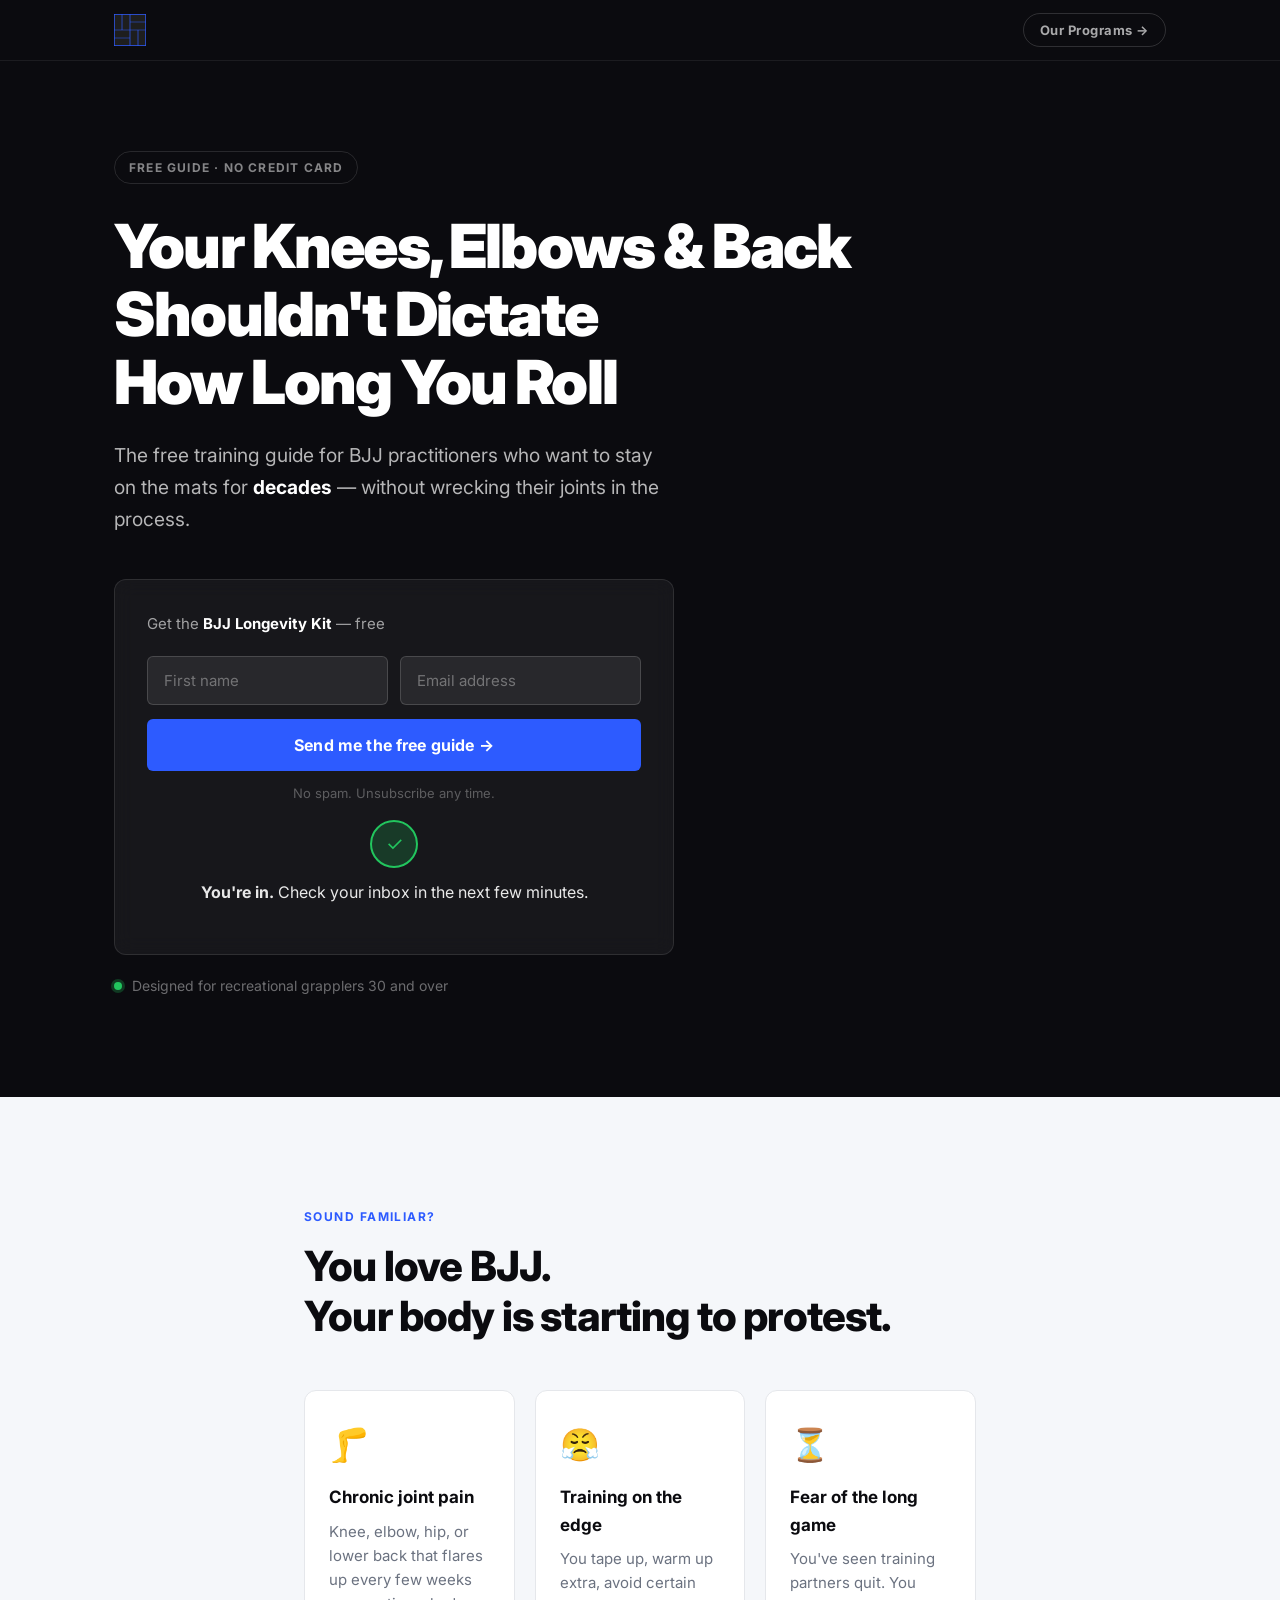
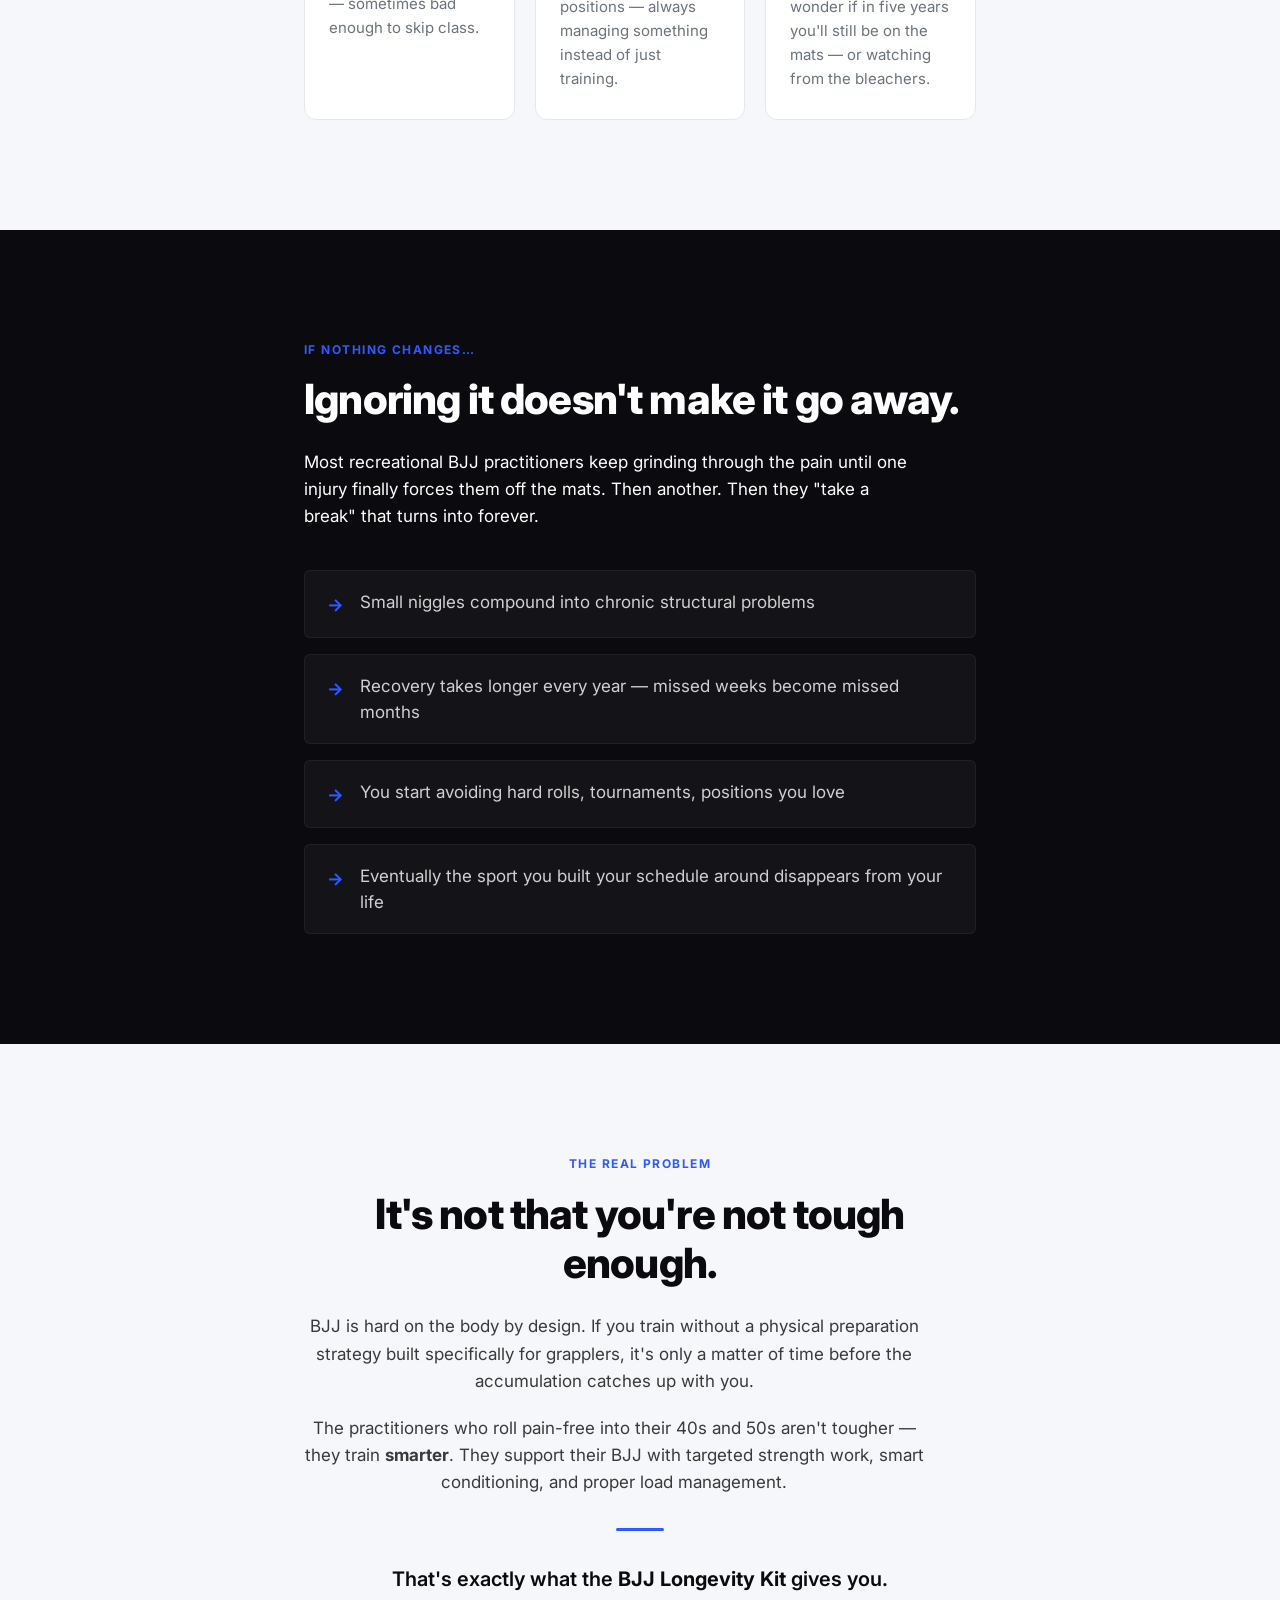
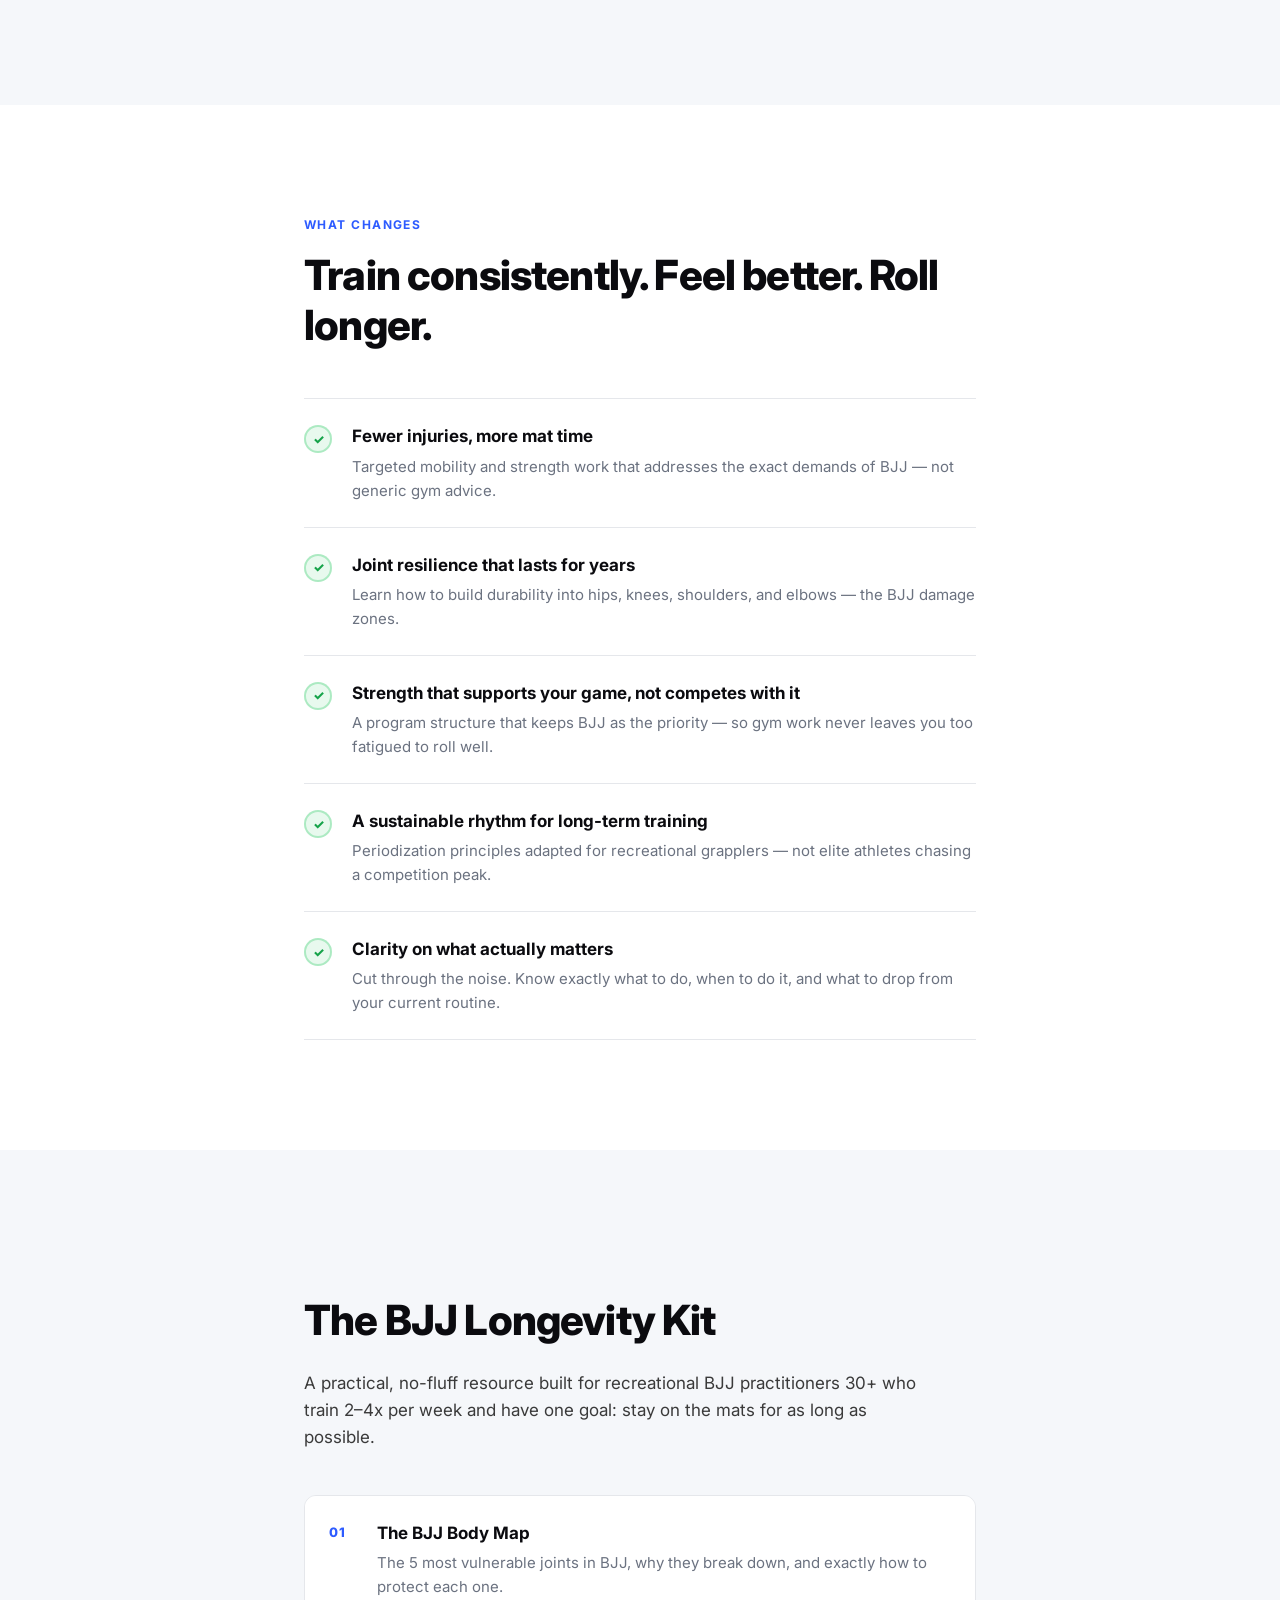
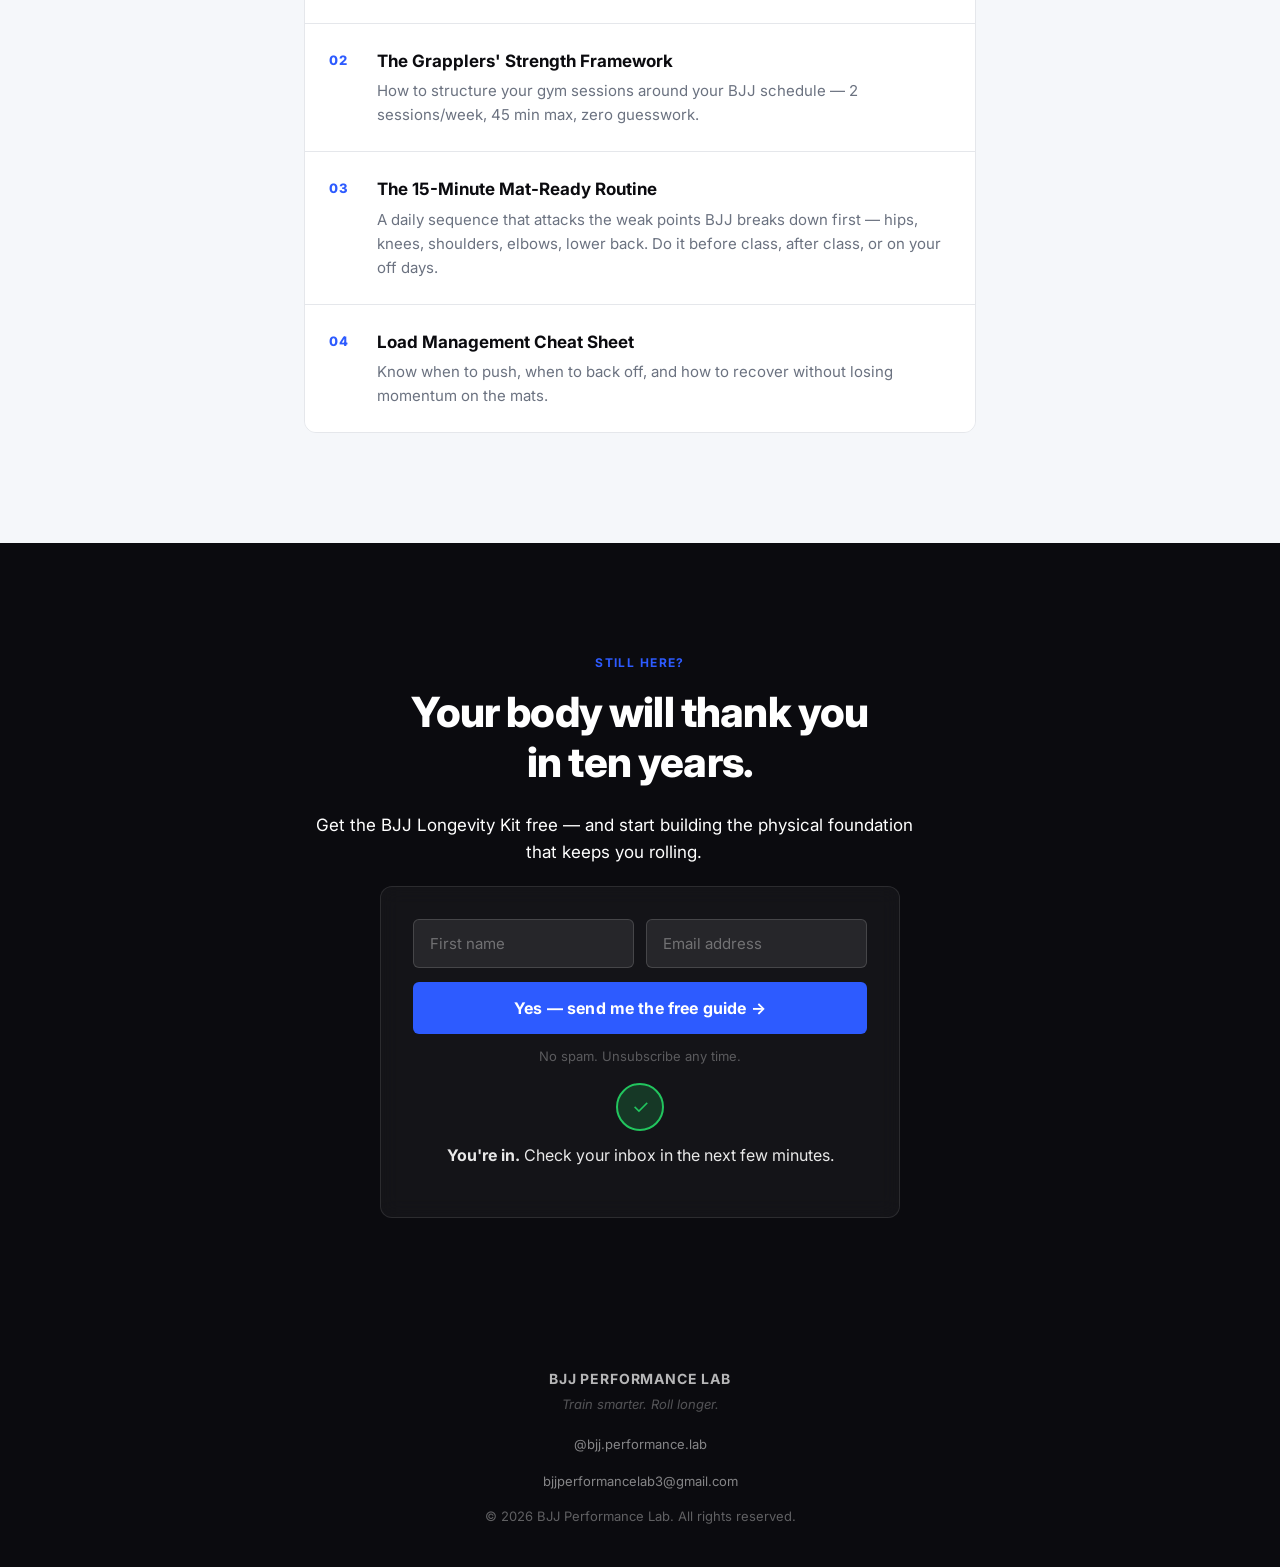
<file: index.html>
<!DOCTYPE html>
<html lang="en">
<head>
  <meta charset="UTF-8" />
  <meta name="viewport" content="width=device-width, initial-scale=1.0" />
  <title>BJJ Longevity Kit — Train Smarter, Roll Longer</title>
  <meta name="description" content="Free guide for BJJ practitioners 30+: a 15-minute routine that targets the weak points BJJ breaks down first — so you can stay on the mats for years." />
  <meta name="robots" content="index, follow" />
  <meta property="og:title" content="BJJ Longevity Kit — Train Smarter, Roll Longer" />
  <meta property="og:description" content="Free guide for grapplers who want to train pain-free for years, not months." />
  <meta property="og:type" content="website" />
  <meta property="og:url" content="https://humadro.github.io/bjj-performance-lab/" />
  <link rel="icon" type="image/svg+xml" href="logo.svg" />
  <link rel="preconnect" href="https://fonts.googleapis.com" />
  <link rel="preconnect" href="https://fonts.gstatic.com" crossorigin />
  <link href="https://fonts.googleapis.com/css2?family=Inter:wght@400;500;600;700;800;900&display=swap" rel="stylesheet" />
  <link rel="stylesheet" href="styles.css" />
</head>
<body>

  <!-- ═══════════════════════════════════════════
       NAV
  ═══════════════════════════════════════════ -->
  <nav class="site-nav">
    <div class="container site-nav__inner">
      <a href="index.html" class="site-nav__logo">
        <img src="logo.svg" alt="BJJ Performance Lab" class="site-nav__logo-img" />
      </a>
      <a href="programs.html" class="site-nav__pill">Our Programs →</a>
    </div>
  </nav>

  <!-- ═══════════════════════════════════════════
       HERO
  ═══════════════════════════════════════════ -->
  <section class="hero">
    <div class="container">
      <div class="hero__badge fade-in">Free Guide · No credit card</div>

      <h1 class="hero__headline fade-in delay-1">
        Your Knees, Elbows &amp; Back<br class="br-desktop" />
        Shouldn't Dictate<br class="br-desktop" />
        How Long You Roll
      </h1>

      <p class="hero__sub fade-in delay-2">
        The free training guide for BJJ practitioners who want to stay on the mats
        for <strong>decades</strong> — without wrecking their joints in the process.
      </p>

      <div class="opt-in-box fade-in delay-3" id="hero-form">
        <p class="opt-in-box__label">Get the <strong>BJJ Longevity Kit</strong> — free</p>
        <form class="opt-in-form" data-form="hero" novalidate>
          <div class="form-row">
            <input type="text" name="name" placeholder="First name" required autocomplete="given-name" />
            <input type="email" name="email" placeholder="Email address" required autocomplete="email" />
          </div>
          <button type="submit" class="btn btn--primary btn--full">
            Send me the free guide →
          </button>
          <p class="opt-in-box__disclaimer">No spam. Unsubscribe any time.</p>
        </form>
        <div class="form-success" hidden>
          <span class="form-success__icon">✓</span>
          <p><strong>You're in.</strong> Check your inbox in the next few minutes.</p>
        </div>
      </div>

      <div class="hero__proof fade-in delay-4">
        <span class="proof-dot"></span>
        <span>Designed for recreational grapplers 30 and over</span>
      </div>
    </div>
  </section>

  <!-- ═══════════════════════════════════════════
       PROBLEM
  ═══════════════════════════════════════════ -->
  <section class="section section--light">
    <div class="container container--narrow">
      <div class="section__eyebrow reveal">Sound familiar?</div>
      <h2 class="section__title reveal">
        You love BJJ.<br />Your body is starting to protest.
      </h2>

      <div class="pain-grid">
        <div class="pain-card reveal">
          <div class="pain-card__icon">🦵</div>
          <h3>Chronic joint pain</h3>
          <p>Knee, elbow, hip, or lower back that flares up every few weeks — sometimes bad enough to skip class.</p>
        </div>
        <div class="pain-card reveal">
          <div class="pain-card__icon">😤</div>
          <h3>Training on the edge</h3>
          <p>You tape up, warm up extra, avoid certain positions — always managing something instead of just training.</p>
        </div>
        <div class="pain-card reveal">
          <div class="pain-card__icon">⏳</div>
          <h3>Fear of the long game</h3>
          <p>You've seen training partners quit. You wonder if in five years you'll still be on the mats — or watching from the bleachers.</p>
        </div>
      </div>
    </div>
  </section>

  <!-- ═══════════════════════════════════════════
       COST OF INACTION
  ═══════════════════════════════════════════ -->
  <section class="section section--dark">
    <div class="container container--narrow">
      <div class="section__eyebrow reveal">If nothing changes…</div>
      <h2 class="section__title reveal">
        Ignoring it doesn't make it go away.
      </h2>
      <p class="section__body reveal">
        Most recreational BJJ practitioners keep grinding through the pain until one injury finally forces them off the mats.
        Then another. Then they "take a break" that turns into forever.
      </p>

      <ul class="cost-list">
        <li class="cost-list__item reveal">
          <span class="cost-list__icon">→</span>
          Small niggles compound into chronic structural problems
        </li>
        <li class="cost-list__item reveal">
          <span class="cost-list__icon">→</span>
          Recovery takes longer every year — missed weeks become missed months
        </li>
        <li class="cost-list__item reveal">
          <span class="cost-list__icon">→</span>
          You start avoiding hard rolls, tournaments, positions you love
        </li>
        <li class="cost-list__item reveal">
          <span class="cost-list__icon">→</span>
          Eventually the sport you built your schedule around disappears from your life
        </li>
      </ul>
    </div>
  </section>

  <!-- ═══════════════════════════════════════════
       SOLUTION REFRAME
  ═══════════════════════════════════════════ -->
  <section class="section section--light">
    <div class="container container--narrow text-center">
      <div class="section__eyebrow reveal">The real problem</div>
      <h2 class="section__title reveal">
        It's not that you're not tough enough.
      </h2>
      <p class="section__body reveal">
        BJJ is hard on the body by design. If you train without a physical preparation strategy built specifically for grapplers,
        it's only a matter of time before the accumulation catches up with you.
      </p>
      <p class="section__body reveal">
        The practitioners who roll pain-free into their 40s and 50s aren't tougher — they train <strong>smarter</strong>.
        They support their BJJ with targeted strength work, smart conditioning, and proper load management.
      </p>
      <div class="divider reveal"></div>
      <p class="section__body--large reveal">
        That's exactly what the <strong>BJJ Longevity Kit</strong> gives you.
      </p>
    </div>
  </section>

  <!-- ═══════════════════════════════════════════
       BENEFITS
  ═══════════════════════════════════════════ -->
  <section class="section section--white">
    <div class="container container--narrow">
      <div class="section__eyebrow reveal">What changes</div>
      <h2 class="section__title reveal">
        Train consistently. Feel better. Roll longer.
      </h2>

      <ul class="benefit-list">
        <li class="benefit-list__item reveal">
          <span class="benefit-list__check">✓</span>
          <div>
            <strong>Fewer injuries, more mat time</strong>
            <p>Targeted mobility and strength work that addresses the exact demands of BJJ — not generic gym advice.</p>
          </div>
        </li>
        <li class="benefit-list__item reveal">
          <span class="benefit-list__check">✓</span>
          <div>
            <strong>Joint resilience that lasts for years</strong>
            <p>Learn how to build durability into hips, knees, shoulders, and elbows — the BJJ damage zones.</p>
          </div>
        </li>
        <li class="benefit-list__item reveal">
          <span class="benefit-list__check">✓</span>
          <div>
            <strong>Strength that supports your game, not competes with it</strong>
            <p>A program structure that keeps BJJ as the priority — so gym work never leaves you too fatigued to roll well.</p>
          </div>
        </li>
        <li class="benefit-list__item reveal">
          <span class="benefit-list__check">✓</span>
          <div>
            <strong>A sustainable rhythm for long-term training</strong>
            <p>Periodization principles adapted for recreational grapplers — not elite athletes chasing a competition peak.</p>
          </div>
        </li>
        <li class="benefit-list__item reveal">
          <span class="benefit-list__check">✓</span>
          <div>
            <strong>Clarity on what actually matters</strong>
            <p>Cut through the noise. Know exactly what to do, when to do it, and what to drop from your current routine.</p>
          </div>
        </li>
      </ul>
    </div>
  </section>

  <!-- ═══════════════════════════════════════════
       WHAT YOU GET
  ═══════════════════════════════════════════ -->
  <section class="section section--light">
    <div class="container container--narrow">
      <div class="section__eyebrow reveal">What you get</div>
      <h2 class="section__title reveal">The BJJ Longevity Kit</h2>
      <p class="section__body reveal">
        A practical, no-fluff resource built for recreational BJJ practitioners 30+ who train 2–4x per week
        and have one goal: stay on the mats for as long as possible.
      </p>

      <div class="kit-contents reveal">
        <div class="kit-item">
          <span class="kit-item__num">01</span>
          <div>
            <strong>The BJJ Body Map</strong>
            <p>The 5 most vulnerable joints in BJJ, why they break down, and exactly how to protect each one.</p>
          </div>
        </div>
        <div class="kit-item">
          <span class="kit-item__num">02</span>
          <div>
            <strong>The Grapplers' Strength Framework</strong>
            <p>How to structure your gym sessions around your BJJ schedule — 2 sessions/week, 45 min max, zero guesswork.</p>
          </div>
        </div>
        <div class="kit-item">
          <span class="kit-item__num">03</span>
          <div>
            <strong>The 15-Minute Mat-Ready Routine</strong>
            <p>A daily sequence that attacks the weak points BJJ breaks down first — hips, knees, shoulders, elbows, lower back. Do it before class, after class, or on your off days.</p>
          </div>
        </div>
        <div class="kit-item">
          <span class="kit-item__num">04</span>
          <div>
            <strong>Load Management Cheat Sheet</strong>
            <p>Know when to push, when to back off, and how to recover without losing momentum on the mats.</p>
          </div>
        </div>
      </div>
    </div>
  </section>

  <!-- ═══════════════════════════════════════════
       FINAL CTA
  ═══════════════════════════════════════════ -->
  <section class="section section--cta">
    <div class="container container--narrow text-center">
      <div class="section__eyebrow reveal">Still here?</div>
      <h2 class="section__title reveal">
        Your body will thank you<br />in ten years.
      </h2>
      <p class="section__body reveal">
        Get the BJJ Longevity Kit free — and start building the physical foundation that keeps you rolling.
      </p>

      <div class="opt-in-box opt-in-box--cta reveal" id="footer-form">
        <form class="opt-in-form" data-form="footer" novalidate>
          <div class="form-row">
            <input type="text" name="name" placeholder="First name" required autocomplete="given-name" />
            <input type="email" name="email" placeholder="Email address" required autocomplete="email" />
          </div>
          <button type="submit" class="btn btn--primary btn--full">
            Yes — send me the free guide →
          </button>
          <p class="opt-in-box__disclaimer">No spam. Unsubscribe any time.</p>
        </form>
        <div class="form-success" hidden>
          <span class="form-success__icon">✓</span>
          <p><strong>You're in.</strong> Check your inbox in the next few minutes.</p>
        </div>
      </div>
    </div>
  </section>

  <!-- ═══════════════════════════════════════════
       FOOTER
  ═══════════════════════════════════════════ -->
  <footer class="footer">
    <div class="container">
      <p class="footer__brand">BJJ Performance Lab</p>
      <p class="footer__tagline">Train smarter. Roll longer.</p>
      <p class="footer__social"><a href="https://www.instagram.com/bjj.performance.lab" target="_blank" rel="noopener" class="footer__ig-link">@bjj.performance.lab</a></p>
      <p class="footer__social"><a href="mailto:bjjperformancelab3@gmail.com" class="footer__ig-link">bjjperformancelab3@gmail.com</a></p>
      <p class="footer__copy">© 2026 BJJ Performance Lab. All rights reserved.</p>
    </div>
  </footer>

  <script src="config.js"></script>
  <script src="script.js"></script>
</body>
</html>
</file>
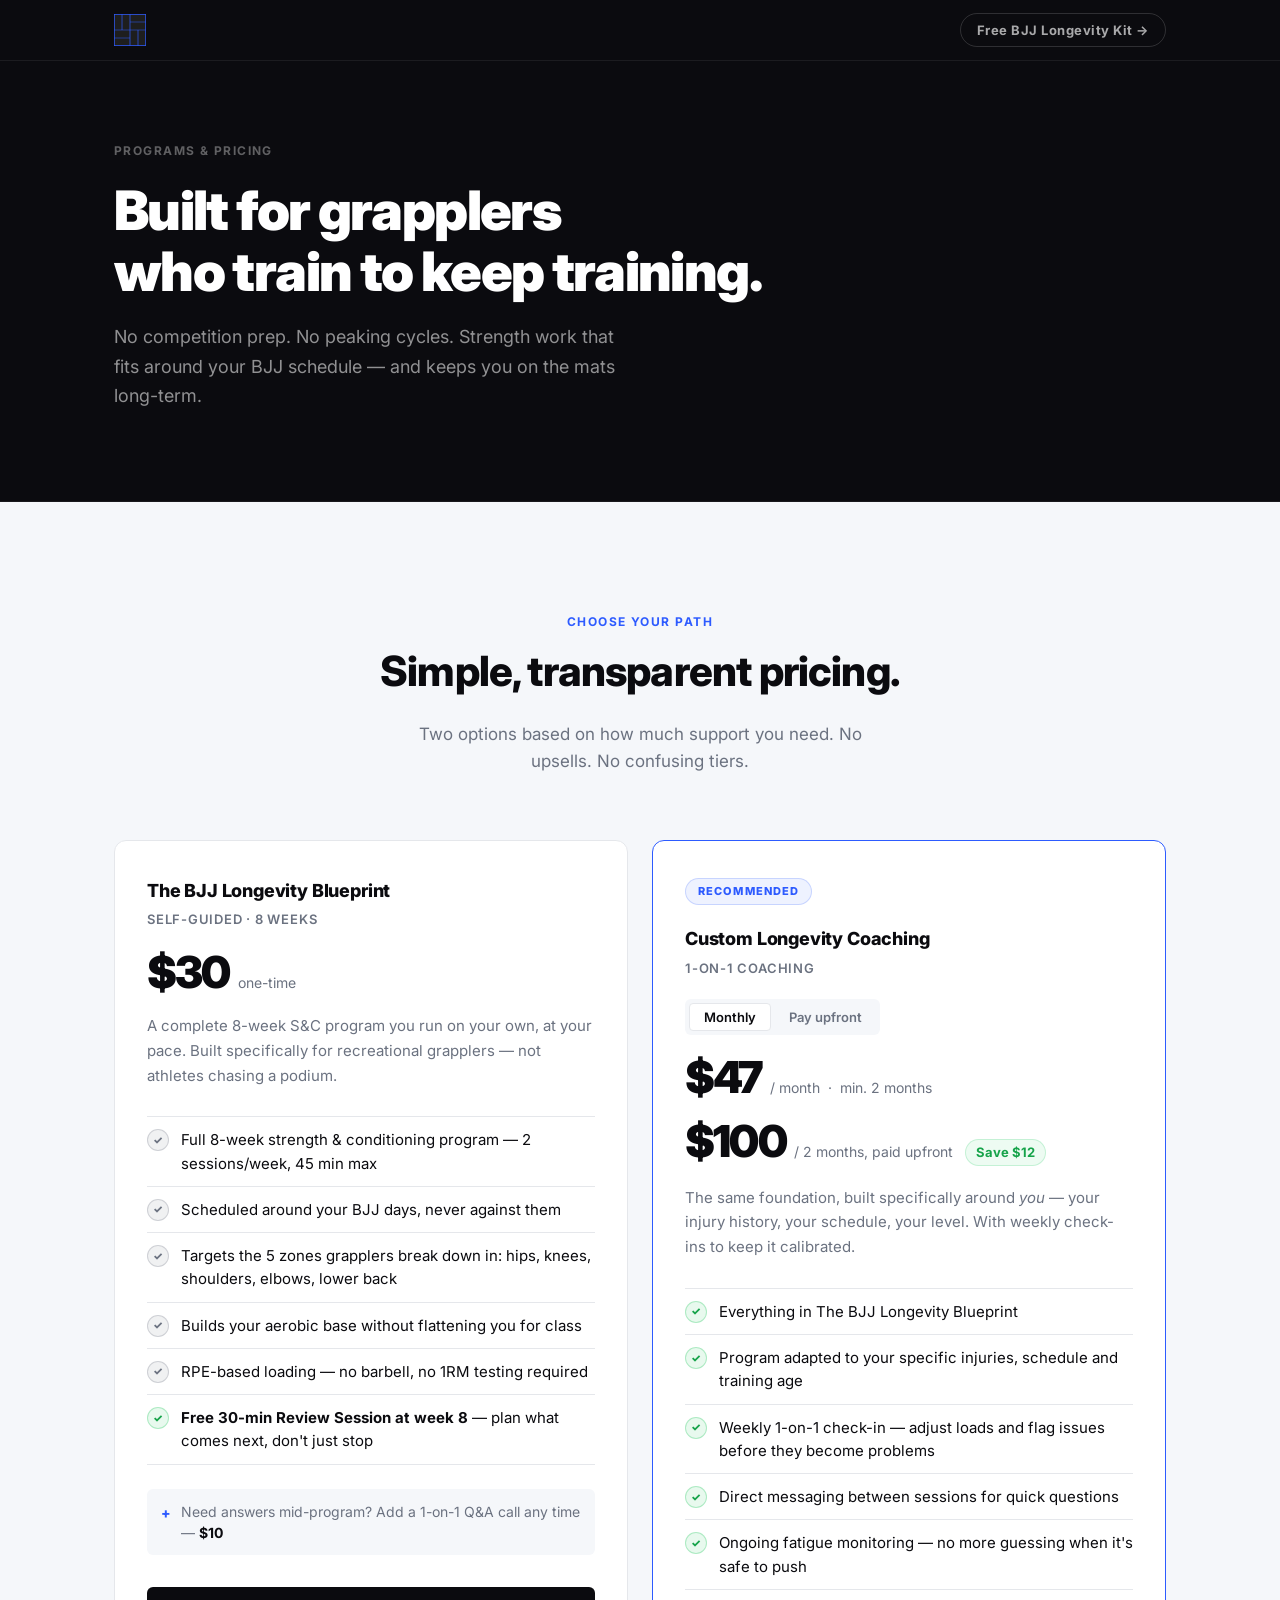
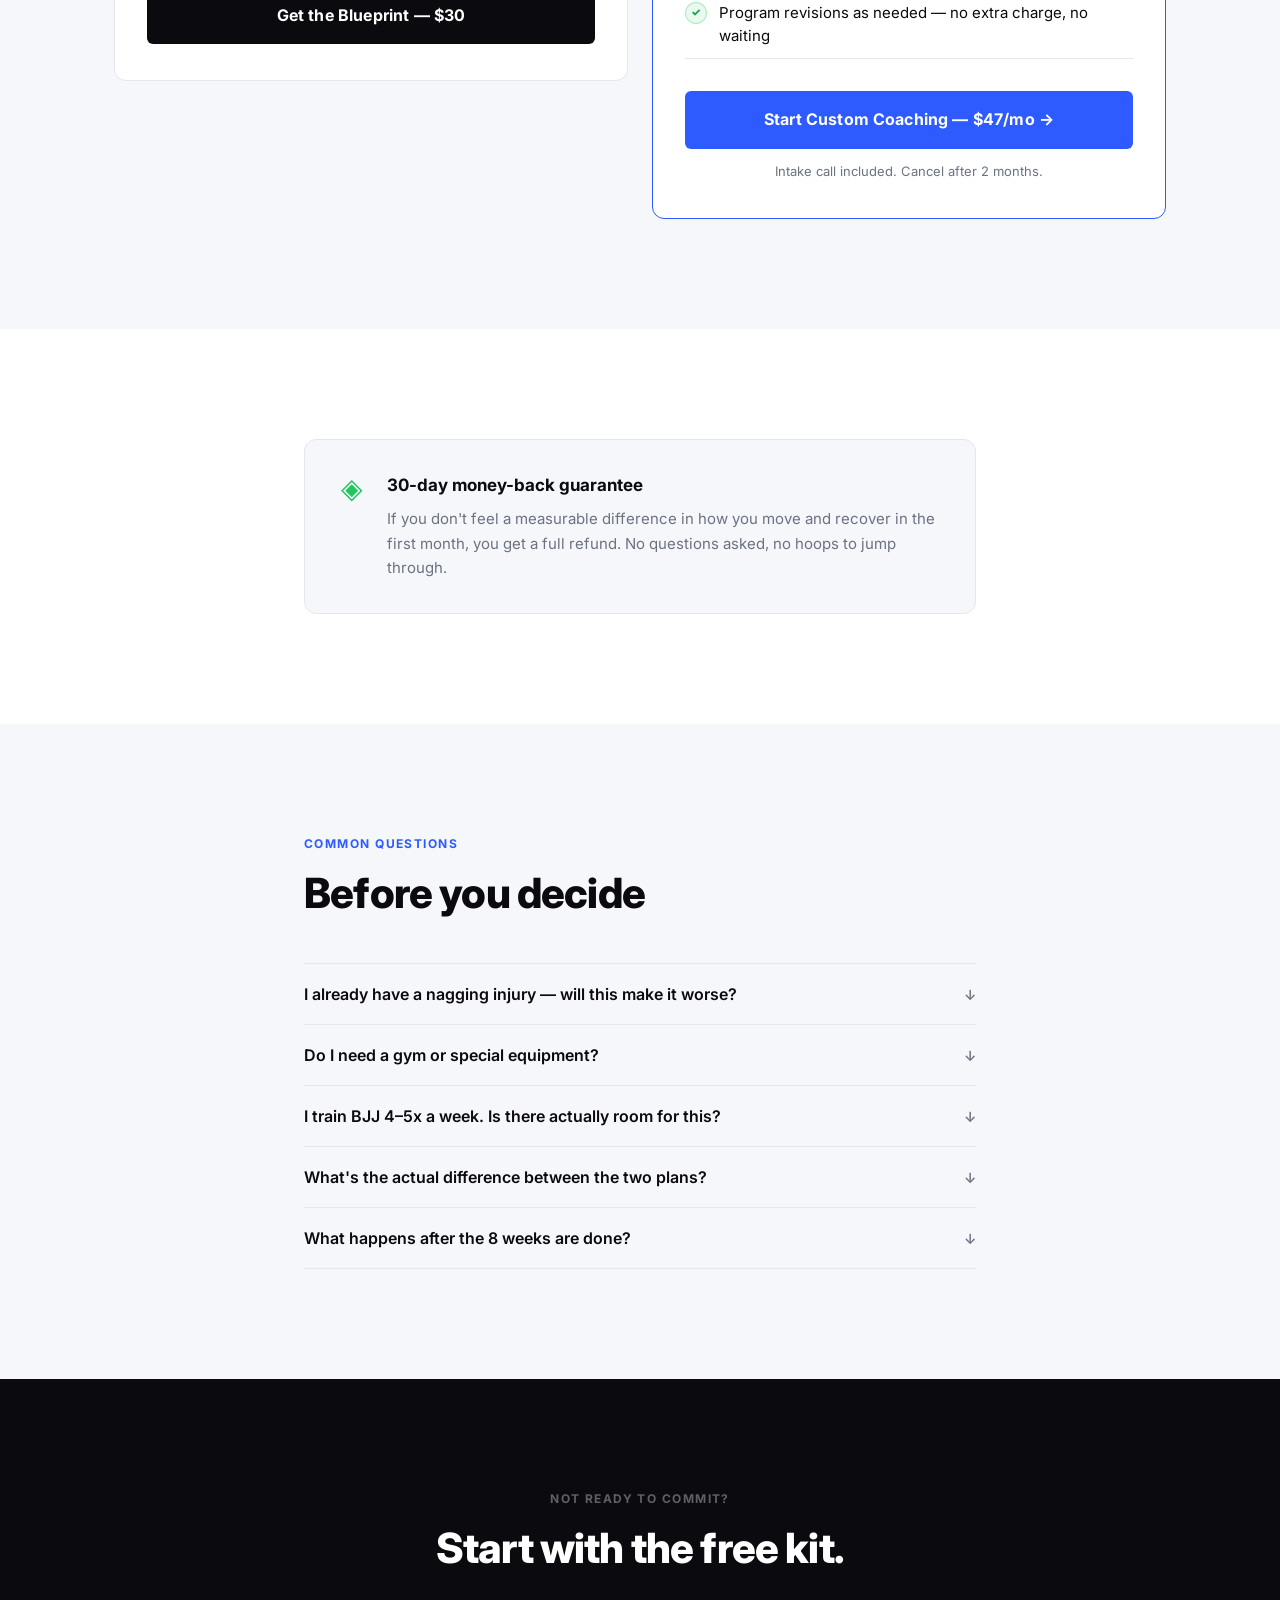
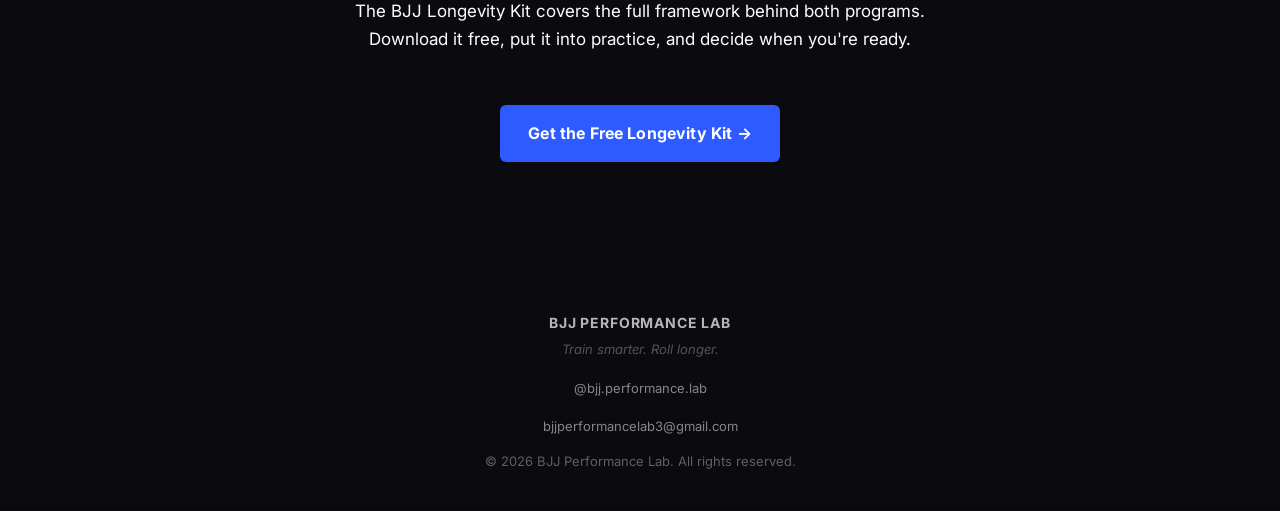
<file: programs.html>
<!DOCTYPE html>
<html lang="en">
<head>
  <meta charset="UTF-8" />
  <meta name="viewport" content="width=device-width, initial-scale=1.0" />
  <title>Programs & Pricing — BJJ Performance Lab</title>
  <meta name="description" content="Strength and conditioning programs for BJJ practitioners who want to train pain-free for years. Two options: self-guided or 1-on-1 coaching." />
  <meta name="robots" content="index, follow" />
  <meta property="og:title" content="Programs & Pricing — BJJ Performance Lab" />
  <meta property="og:description" content="Strength and conditioning programs for BJJ practitioners who want to train pain-free for years. Two options: self-guided or 1-on-1 coaching." />
  <meta property="og:type" content="website" />
  <meta property="og:url" content="https://humadro.github.io/bjj-performance-lab/programs" />
  <link rel="icon" type="image/svg+xml" href="logo.svg" />
  <link rel="preconnect" href="https://fonts.googleapis.com" />
  <link rel="preconnect" href="https://fonts.gstatic.com" crossorigin />
  <link href="https://fonts.googleapis.com/css2?family=Inter:wght@400;500;600;700;800;900&display=swap" rel="stylesheet" />
  <link rel="stylesheet" href="styles.css" />
</head>
<body>

  <!-- ═══════════════════════════════════════════
       NAV
  ═══════════════════════════════════════════ -->
  <nav class="site-nav">
    <div class="container site-nav__inner">
      <a href="index.html" class="site-nav__logo">
        <img src="logo.svg" alt="BJJ Performance Lab" class="site-nav__logo-img" />
      </a>
      <a href="index.html" class="site-nav__pill">Free BJJ Longevity Kit →</a>
    </div>
  </nav>

  <!-- ═══════════════════════════════════════════
       HERO
  ═══════════════════════════════════════════ -->
  <section class="programs-hero">
    <div class="container">
      <div class="programs-hero__eyebrow fade-in">Programs &amp; Pricing</div>
      <h1 class="programs-hero__headline fade-in delay-1">
        Built for grapplers<br class="br-desktop" />
        who train to keep training.
      </h1>
      <p class="programs-hero__sub fade-in delay-2">
        No competition prep. No peaking cycles. Strength work that fits around
        your BJJ schedule — and keeps you on the mats long-term.
      </p>
    </div>
  </section>

  <!-- ═══════════════════════════════════════════
       PRICING
  ═══════════════════════════════════════════ -->
  <section class="section section--light">
    <div class="container">
      <div class="section__eyebrow text-center reveal">Choose your path</div>
      <h2 class="section__title text-center reveal">Simple, transparent pricing.</h2>
      <p class="pricing-intro reveal">
        Two options based on how much support you need. No upsells. No confusing tiers.
      </p>

      <div class="plan-grid">

        <!-- ── Plan 1 ── -->
        <div class="plan-card reveal">
          <div class="plan-card__header">
            <p class="plan-card__name">The BJJ Longevity Blueprint</p>
            <p class="plan-card__type">Self-guided · 8 weeks</p>
          </div>

          <div class="plan-price">
            <span class="plan-price__amount">$30</span>
            <span class="plan-price__period">one-time</span>
          </div>

          <p class="plan-card__desc">
            A complete 8-week S&amp;C program you run on your own, at your pace.
            Built specifically for recreational grapplers — not athletes chasing a podium.
          </p>

          <ul class="plan-features">
            <li class="plan-feature">
              <span class="plan-feature__check">✓</span>
              <span>Full 8-week strength &amp; conditioning program — 2 sessions/week, 45 min max</span>
            </li>
            <li class="plan-feature">
              <span class="plan-feature__check">✓</span>
              <span>Scheduled around your BJJ days, never against them</span>
            </li>
            <li class="plan-feature">
              <span class="plan-feature__check">✓</span>
              <span>Targets the 5 zones grapplers break down in: hips, knees, shoulders, elbows, lower back</span>
            </li>
            <li class="plan-feature">
              <span class="plan-feature__check">✓</span>
              <span>Builds your aerobic base without flattening you for class</span>
            </li>
            <li class="plan-feature">
              <span class="plan-feature__check">✓</span>
              <span>RPE-based loading — no barbell, no 1RM testing required</span>
            </li>
            <li class="plan-feature plan-feature--highlight">
              <span class="plan-feature__check plan-feature__check--green">✓</span>
              <span><strong>Free 30-min Review Session at week 8</strong> — plan what comes next, don't just stop</span>
            </li>
          </ul>

          <div class="plan-addon">
            <span class="plan-addon__plus">+</span>
            <span>Need answers mid-program? Add a 1-on-1 Q&amp;A call any time — <strong>$10</strong></span>
          </div>

          <a href="https://www.paypal.com/paypalme/bjjperformancelab/30" target="_blank" rel="noopener" class="btn btn--dark btn--full plan-cta">Get the Blueprint — $30</a>
        </div>

        <!-- ── Plan 2 ── -->
        <div class="plan-card plan-card--featured reveal" style="transition-delay: .14s;">
          <div class="plan-badge">Recommended</div>

          <div class="plan-card__header">
            <p class="plan-card__name">Custom Longevity Coaching</p>
            <p class="plan-card__type">1-on-1 coaching</p>
          </div>

          <div class="plan-price-toggle" role="group" aria-label="Billing period">
            <button class="price-toggle__btn price-toggle__btn--active" data-plan="monthly">Monthly</button>
            <button class="price-toggle__btn" data-plan="upfront">Pay upfront</button>
          </div>

          <div class="plan-price" id="price-monthly">
            <span class="plan-price__amount">$47</span>
            <span class="plan-price__period">/ month &nbsp;·&nbsp; min. 2 months</span>
          </div>
          <div class="plan-price" id="price-upfront" hidden>
            <span class="plan-price__amount">$100</span>
            <span class="plan-price__period">/ 2 months, paid upfront</span>
            <span class="plan-price__save">Save $12</span>
          </div>

          <p class="plan-card__desc">
            The same foundation, built specifically around <em>you</em> — your injury history,
            your schedule, your level. With weekly check-ins to keep it calibrated.
          </p>

          <ul class="plan-features">
            <li class="plan-feature">
              <span class="plan-feature__check plan-feature__check--green">✓</span>
              <span>Everything in The BJJ Longevity Blueprint</span>
            </li>
            <li class="plan-feature">
              <span class="plan-feature__check plan-feature__check--green">✓</span>
              <span>Program adapted to your specific injuries, schedule and training age</span>
            </li>
            <li class="plan-feature">
              <span class="plan-feature__check plan-feature__check--green">✓</span>
              <span>Weekly 1-on-1 check-in — adjust loads and flag issues before they become problems</span>
            </li>
            <li class="plan-feature">
              <span class="plan-feature__check plan-feature__check--green">✓</span>
              <span>Direct messaging between sessions for quick questions</span>
            </li>
            <li class="plan-feature">
              <span class="plan-feature__check plan-feature__check--green">✓</span>
              <span>Ongoing fatigue monitoring — no more guessing when it's safe to push</span>
            </li>
            <li class="plan-feature">
              <span class="plan-feature__check plan-feature__check--green">✓</span>
              <span>Program revisions as needed — no extra charge, no waiting</span>
            </li>
          </ul>

          <a href="https://www.paypal.com/paypalme/bjjperformancelab/47" target="_blank" rel="noopener" class="btn btn--primary btn--full plan-cta" id="featured-cta" data-url-monthly="https://www.paypal.com/paypalme/bjjperformancelab/47" data-url-upfront="https://www.paypal.com/paypalme/bjjperformancelab/100">
            Start Custom Coaching — $47/mo →
          </a>
          <p class="plan-card__footnote">Intake call included. Cancel after 2 months.</p>
        </div>

      </div>
    </div>
  </section>

  <!-- ═══════════════════════════════════════════
       GUARANTEE
  ═══════════════════════════════════════════ -->
  <section class="section section--white">
    <div class="container container--narrow">
      <div class="guarantee-box reveal">
        <div class="guarantee-mark">◈</div>
        <div>
          <h3 class="guarantee-title">30-day money-back guarantee</h3>
          <p class="guarantee-body">
            If you don't feel a measurable difference in how you move and recover
            in the first month, you get a full refund. No questions asked, no hoops to jump through.
          </p>
        </div>
      </div>
    </div>
  </section>

  <!-- ═══════════════════════════════════════════
       FAQ
  ═══════════════════════════════════════════ -->
  <section class="section section--light">
    <div class="container container--narrow">
      <div class="section__eyebrow reveal">Common questions</div>
      <h2 class="section__title reveal">Before you decide</h2>

      <div class="faq-list">

        <div class="faq-item reveal">
          <button class="faq-question" aria-expanded="false">
            I already have a nagging injury — will this make it worse?
            <span class="faq-arrow">↓</span>
          </button>
          <div class="faq-answer" role="region">
            <p>The Blueprint is built with joint longevity as the primary design constraint, not performance output. Every exercise selection prioritises load tolerance and tissue resilience over intensity. If you have a specific issue, the Custom Coaching plan lets us work around it directly from week one — no generic modifications, just a program built for your actual situation.</p>
          </div>
        </div>

        <div class="faq-item reveal">
          <button class="faq-question" aria-expanded="false">
            Do I need a gym or special equipment?
            <span class="faq-arrow">↓</span>
          </button>
          <div class="faq-answer" role="region">
            <p>No barbell required. The program is designed around equipment most people already have access to — dumbbells, resistance bands, and bodyweight movements. If you train at a fully-equipped gym, there are progressions for that too. Either way works.</p>
          </div>
        </div>

        <div class="faq-item reveal">
          <button class="faq-question" aria-expanded="false">
            I train BJJ 4–5x a week. Is there actually room for this?
            <span class="faq-arrow">↓</span>
          </button>
          <div class="faq-answer" role="region">
            <p>That's exactly who this is built for. The program caps at 2 strength sessions per week, never scheduled on your BJJ or open mat days. Sessions run 45 minutes max. The entire premise is that BJJ comes first — always. If you train 5 days on the mats, there are still 2 days to build the physical base that supports it.</p>
          </div>
        </div>

        <div class="faq-item reveal">
          <button class="faq-question" aria-expanded="false">
            What's the actual difference between the two plans?
            <span class="faq-arrow">↓</span>
          </button>
          <div class="faq-answer" role="region">
            <p>The Blueprint is a well-structured program you follow independently — it works for most recreational grapplers without modification. Custom Coaching starts from the same foundation, but adapts every variable to your specific context: injury history, schedule, training age, and goals. You also get weekly check-ins to course-correct in real time. If you're managing a chronic issue or want a coach in your corner, that's when Custom Coaching pays for itself.</p>
          </div>
        </div>

        <div class="faq-item reveal">
          <button class="faq-question" aria-expanded="false">
            What happens after the 8 weeks are done?
            <span class="faq-arrow">↓</span>
          </button>
          <div class="faq-answer" role="region">
            <p>Both plans include a free Review Session at the end of week 8. We go over what changed, what's still a work in progress, and map out what comes next — whether that's a follow-on program phase, continued coaching, or just a clear maintenance plan. You won't be left with a document and no direction.</p>
          </div>
        </div>

      </div>
    </div>
  </section>

  <!-- ═══════════════════════════════════════════
       FINAL CTA
  ═══════════════════════════════════════════ -->
  <section class="section section--cta">
    <div class="container container--narrow text-center">
      <div class="section__eyebrow reveal" style="color: rgba(255,255,255,.35);">Not ready to commit?</div>
      <h2 class="section__title reveal">Start with the free kit.</h2>
      <p class="section__body reveal" style="margin-inline: auto;">
        The BJJ Longevity Kit covers the full framework behind both programs.
        Download it free, put it into practice, and decide when you're ready.
      </p>
      <a href="index.html" class="btn btn--primary reveal programs-final-cta">Get the Free Longevity Kit →</a>
    </div>
  </section>

  <!-- ═══════════════════════════════════════════
       FOOTER
  ═══════════════════════════════════════════ -->
  <footer class="footer" id="contact">
    <div class="container">
      <p class="footer__brand">BJJ Performance Lab</p>
      <p class="footer__tagline">Train smarter. Roll longer.</p>
      <p class="footer__social"><a href="https://www.instagram.com/bjj.performance.lab" target="_blank" rel="noopener" class="footer__ig-link">@bjj.performance.lab</a></p>
      <p class="footer__social"><a href="mailto:bjjperformancelab3@gmail.com" class="footer__ig-link">bjjperformancelab3@gmail.com</a></p>
      <p class="footer__copy">© 2026 BJJ Performance Lab. All rights reserved.</p>
    </div>
  </footer>

  <script src="config.js"></script>
  <script src="script.js"></script>
  <script src="programs.js"></script>
</body>
</html>
</file>
<file: styles.css>
/* ═══════════════════════════════════════════
   RESET & BASE
═══════════════════════════════════════════ */
*, *::before, *::after {
  box-sizing: border-box;
  margin: 0;
  padding: 0;
}

:root {
  --black:       #0B0B0F;
  --near-black:  #0B0B0F;
  --dark:        #0B0B0F;
  --dark-mid:    #1a1a24;
  --mid:         #3a3a3a;
  --subtle:      #6B7280;
  --border:      #e5e7eb;
  --light:       #F5F7FA;
  --white:       #ffffff;

  --accent:      #2D5BFF;
  --accent-dark: #1a3fd4;

  --font: 'Inter', -apple-system, BlinkMacSystemFont, 'Segoe UI', sans-serif;

  --radius-sm:  6px;
  --radius-md:  12px;
  --radius-lg:  20px;

  --shadow-sm:  none;
  --shadow-md:  none;
  --shadow-lg:  none;
}

html {
  scroll-behavior: smooth;
  -webkit-text-size-adjust: 100%;
}

body {
  font-family: var(--font);
  font-size: 16px;
  line-height: 1.6;
  color: var(--dark);
  background: var(--white);
  -webkit-font-smoothing: antialiased;
}

img { max-width: 100%; display: block; }
a   { color: inherit; text-decoration: none; }

/* ═══════════════════════════════════════════
   LAYOUT
═══════════════════════════════════════════ */
.container {
  width: 100%;
  max-width: 1100px;
  margin-inline: auto;
  padding-inline: 24px;
}
.container--narrow {
  max-width: 720px;
}

.text-center { text-align: center; }

.br-desktop { display: none; }
@media (min-width: 768px) {
  .br-desktop { display: block; }
}

/* ═══════════════════════════════════════════
   SECTION BASE
═══════════════════════════════════════════ */
.section {
  padding-block: 80px;
}
@media (min-width: 768px) {
  .section { padding-block: 110px; }
}

.section--white  { background: var(--white); }
.section--light  { background: var(--light); }
.section--dark   {
  background: var(--near-black);
  color: var(--white);
}
.section--cta {
  background: var(--dark);
  color: var(--white);
}

.section__eyebrow {
  font-size: 12px;
  font-weight: 700;
  letter-spacing: .12em;
  text-transform: uppercase;
  color: var(--accent);
  margin-bottom: 16px;
}

.section__title {
  font-size: clamp(1.75rem, 4vw, 2.6rem);
  font-weight: 800;
  line-height: 1.2;
  letter-spacing: -.02em;
  margin-bottom: 24px;
}

.section__body {
  font-size: 1.0625rem;
  color: inherit;
  opacity: .85;
  margin-bottom: 20px;
  max-width: 620px;
}
.section--white  .section__body,
.section--light  .section__body { color: var(--mid); opacity: 1; }

.section__body--large {
  font-size: 1.25rem;
  font-weight: 600;
  color: var(--dark);
}

.divider {
  width: 48px;
  height: 3px;
  background: var(--accent);
  margin-block: 32px;
  border-radius: 2px;
}
.text-center .divider { margin-inline: auto; }

/* ═══════════════════════════════════════════
   BUTTONS
═══════════════════════════════════════════ */
.btn {
  display: inline-flex;
  align-items: center;
  justify-content: center;
  font-family: var(--font);
  font-size: 1rem;
  font-weight: 700;
  letter-spacing: .01em;
  border: none;
  border-radius: var(--radius-sm);
  padding: 16px 28px;
  cursor: pointer;
  transition: background .18s ease, transform .12s ease, box-shadow .18s ease;
  white-space: nowrap;
}
.btn:active { transform: scale(.98); }

.btn--primary {
  background: var(--accent);
  color: var(--white);
}
.btn--primary:hover {
  background: var(--accent-dark);
}

.btn--full { width: 100%; }

/* ═══════════════════════════════════════════
   HERO
═══════════════════════════════════════════ */
.hero {
  background: var(--black);
  color: var(--white);
  padding-block: 90px 100px;
  position: relative;
  overflow: hidden;
}

.hero::before {
  content: '';
  position: absolute;
  inset: 0;
  background: none;
  pointer-events: none;
}

.hero__badge {
  display: inline-flex;
  align-items: center;
  gap: 8px;
  font-size: 12px;
  font-weight: 700;
  letter-spacing: .1em;
  text-transform: uppercase;
  color: rgba(255,255,255,.5);
  border: 1px solid rgba(255,255,255,.12);
  border-radius: 100px;
  padding: 6px 14px;
  margin-bottom: 28px;
}

.hero__headline {
  font-size: clamp(2.2rem, 5.5vw, 3.8rem);
  font-weight: 900;
  line-height: 1.12;
  letter-spacing: -.03em;
  margin-bottom: 24px;
  max-width: 780px;
}

.hero__sub {
  font-size: clamp(1rem, 2vw, 1.2rem);
  line-height: 1.65;
  color: rgba(255,255,255,.7);
  margin-bottom: 44px;
  max-width: 560px;
}
.hero__sub strong { color: var(--white); }

.hero__proof {
  display: flex;
  align-items: center;
  gap: 10px;
  font-size: .875rem;
  color: rgba(255,255,255,.4);
  margin-top: 20px;
}
.proof-dot {
  width: 8px;
  height: 8px;
  border-radius: 50%;
  background: #22c55e;
  flex-shrink: 0;
  box-shadow: 0 0 0 3px rgba(34,197,94,.25);
  animation: pulse-dot 2s ease-in-out infinite;
}
@keyframes pulse-dot {
  0%, 100% { box-shadow: 0 0 0 3px rgba(34,197,94,.25); }
  50%       { box-shadow: 0 0 0 6px rgba(34,197,94,.10); }
}

/* ═══════════════════════════════════════════
   OPT-IN BOX
═══════════════════════════════════════════ */
.opt-in-box {
  background: rgba(255,255,255,.05);
  border: 1px solid rgba(255,255,255,.1);
  border-radius: var(--radius-md);
  padding: 32px;
  max-width: 560px;
  backdrop-filter: blur(10px);
}
.opt-in-box--cta {
  background: rgba(255,255,255,.04);
  border-color: rgba(255,255,255,.1);
  margin-inline: auto;
  max-width: 520px;
}

.opt-in-box__label {
  font-size: .9375rem;
  color: rgba(255,255,255,.6);
  margin-bottom: 20px;
}
.opt-in-box__label strong { color: var(--white); }

.opt-in-form {}

.form-row {
  display: flex;
  flex-direction: column;
  gap: 12px;
  margin-bottom: 14px;
}
@media (min-width: 520px) {
  .form-row { flex-direction: row; }
  .form-row input { flex: 1; }
}

.opt-in-form input {
  font-family: var(--font);
  font-size: .9375rem;
  color: var(--white);
  background: rgba(255,255,255,.08);
  border: 1px solid rgba(255,255,255,.15);
  border-radius: var(--radius-sm);
  padding: 14px 16px;
  width: 100%;
  outline: none;
  transition: border-color .15s, background .15s;
}
.opt-in-form input::placeholder { color: rgba(255,255,255,.35); }
.opt-in-form input:focus {
  border-color: rgba(255,255,255,.4);
  background: rgba(255,255,255,.12);
}
.opt-in-form input.error {
  border-color: var(--accent);
}

.opt-in-box__disclaimer {
  font-size: .8125rem;
  color: rgba(255,255,255,.3);
  text-align: center;
  margin-top: 12px;
}

/* Form success state */
.form-success {
  display: flex;
  flex-direction: column;
  align-items: center;
  gap: 12px;
  padding: 16px 0;
  color: var(--white);
  text-align: center;
}
.form-success__icon {
  display: flex;
  align-items: center;
  justify-content: center;
  width: 48px;
  height: 48px;
  background: rgba(34,197,94,.2);
  border: 2px solid #22c55e;
  border-radius: 50%;
  font-size: 1.25rem;
  color: #22c55e;
}
.form-success p { opacity: .9; }

/* ═══════════════════════════════════════════
   PROBLEM / PAIN CARDS
═══════════════════════════════════════════ */
.pain-grid {
  display: grid;
  gap: 20px;
  margin-top: 48px;
}
@media (min-width: 680px) {
  .pain-grid { grid-template-columns: repeat(3, 1fr); }
}

.pain-card {
  background: var(--white);
  border: 1px solid var(--border);
  border-radius: var(--radius-md);
  padding: 28px 24px;
  transition: border-color .2s;
}
.pain-card:hover {
  border-color: #d1d5db;
}
.pain-card__icon {
  font-size: 2rem;
  margin-bottom: 14px;
}
.pain-card h3 {
  font-size: 1.0625rem;
  font-weight: 700;
  margin-bottom: 8px;
  color: var(--dark);
}
.pain-card p {
  font-size: .9375rem;
  color: var(--subtle);
  line-height: 1.6;
}

/* ═══════════════════════════════════════════
   COST LIST
═══════════════════════════════════════════ */
.cost-list {
  list-style: none;
  display: flex;
  flex-direction: column;
  gap: 16px;
  margin-top: 40px;
}

.cost-list__item {
  display: flex;
  align-items: flex-start;
  gap: 16px;
  font-size: 1.0625rem;
  color: rgba(255,255,255,.8);
  line-height: 1.55;
  padding: 18px 22px;
  background: rgba(255,255,255,.04);
  border: 1px solid rgba(255,255,255,.06);
  border-radius: var(--radius-sm);
}
.cost-list__icon {
  color: var(--accent);
  font-weight: 700;
  font-size: 1.1rem;
  flex-shrink: 0;
  margin-top: 2px;
}

/* ═══════════════════════════════════════════
   BENEFIT LIST
═══════════════════════════════════════════ */
.benefit-list {
  list-style: none;
  display: flex;
  flex-direction: column;
  gap: 0;
  margin-top: 48px;
}

.benefit-list__item {
  display: flex;
  align-items: flex-start;
  gap: 20px;
  padding: 24px 0;
  border-bottom: 1px solid var(--border);
}
.benefit-list__item:first-child {
  border-top: 1px solid var(--border);
}

.benefit-list__check {
  display: flex;
  align-items: center;
  justify-content: center;
  width: 28px;
  height: 28px;
  background: rgba(34,197,94,.1);
  border: 2px solid rgba(34,197,94,.3);
  border-radius: 50%;
  font-size: .8125rem;
  font-weight: 800;
  color: #16a34a;
  flex-shrink: 0;
  margin-top: 2px;
}

.benefit-list__item > div {
  display: flex;
  flex-direction: column;
  gap: 4px;
}
.benefit-list__item strong {
  font-size: 1.0625rem;
  font-weight: 700;
  color: var(--dark);
}
.benefit-list__item p {
  font-size: .9375rem;
  color: var(--subtle);
  line-height: 1.6;
  margin: 0;
}

/* ═══════════════════════════════════════════
   KIT CONTENTS
═══════════════════════════════════════════ */
.kit-contents {
  display: flex;
  flex-direction: column;
  gap: 0;
  margin-top: 44px;
  border-radius: var(--radius-md);
  overflow: hidden;
  border: 1px solid var(--border);
}

.kit-item {
  display: flex;
  align-items: flex-start;
  gap: 20px;
  padding: 24px;
  background: var(--white);
  border-bottom: 1px solid var(--border);
  transition: background .15s;
}
.kit-item:last-child { border-bottom: none; }
.kit-item:hover { background: #fafafa; }

.kit-item__num {
  font-size: .8125rem;
  font-weight: 800;
  letter-spacing: .06em;
  color: var(--accent);
  flex-shrink: 0;
  width: 28px;
  padding-top: 2px;
}
.kit-item strong {
  font-size: 1.0625rem;
  font-weight: 700;
  color: var(--dark);
  display: block;
  margin-bottom: 4px;
}
.kit-item p {
  font-size: .9375rem;
  color: var(--subtle);
  line-height: 1.6;
  margin: 0;
}

/* ═══════════════════════════════════════════
   FOOTER
═══════════════════════════════════════════ */
.footer {
  background: var(--black);
  color: rgba(255,255,255,.35);
  padding-block: 40px;
  text-align: center;
}
.footer__brand {
  font-size: .875rem;
  font-weight: 700;
  color: rgba(255,255,255,.7);
  letter-spacing: .06em;
  text-transform: uppercase;
  margin-bottom: 4px;
}
.footer__tagline {
  font-size: .8125rem;
  font-style: italic;
  margin-bottom: 16px;
  color: rgba(255,255,255,.3);
}
.footer__social {
  margin-bottom: 12px;
}
.footer__ig-link {
  font-size: .8125rem;
  color: rgba(255,255,255,.5);
  text-decoration: none;
  transition: color .2s;
}
.footer__ig-link:hover {
  color: #fff;
}
.footer__copy {
  font-size: .8125rem;
}

/* ═══════════════════════════════════════════
   ANIMATIONS
═══════════════════════════════════════════ */
.fade-in {
  opacity: 0;
  transform: translateY(16px);
  animation: fadeInUp .55s ease forwards;
}
.delay-1 { animation-delay: .10s; }
.delay-2 { animation-delay: .22s; }
.delay-3 { animation-delay: .36s; }
.delay-4 { animation-delay: .52s; }

@keyframes fadeInUp {
  to {
    opacity: 1;
    transform: translateY(0);
  }
}

/* Scroll-triggered reveal */
.reveal {
  opacity: 0;
  transform: translateY(22px);
  transition: opacity .55s ease, transform .55s ease;
}
.reveal.is-visible {
  opacity: 1;
  transform: translateY(0);
}

/* Stagger reveals inside containers */
.pain-card.reveal:nth-child(2) { transition-delay: .1s; }
.pain-card.reveal:nth-child(3) { transition-delay: .2s; }
.cost-list__item.reveal:nth-child(2) { transition-delay: .08s; }
.cost-list__item.reveal:nth-child(3) { transition-delay: .16s; }
.cost-list__item.reveal:nth-child(4) { transition-delay: .24s; }
.benefit-list__item.reveal:nth-child(2) { transition-delay: .06s; }
.benefit-list__item.reveal:nth-child(3) { transition-delay: .12s; }
.benefit-list__item.reveal:nth-child(4) { transition-delay: .18s; }
.benefit-list__item.reveal:nth-child(5) { transition-delay: .24s; }
.kit-item.reveal:nth-child(2) { transition-delay: .08s; }
.kit-item.reveal:nth-child(3) { transition-delay: .16s; }
.kit-item.reveal:nth-child(4) { transition-delay: .24s; }

/* ═══════════════════════════════════════════
   SITE NAV
═══════════════════════════════════════════ */
.site-nav {
  background: var(--black);
  border-bottom: 1px solid rgba(255,255,255,.07);
  position: sticky;
  top: 0;
  z-index: 100;
}

.site-nav__inner {
  display: flex;
  align-items: center;
  justify-content: space-between;
  height: 60px;
}

.site-nav__logo {
  display: flex;
  align-items: center;
  flex-shrink: 0;
}

.site-nav__logo-img {
  height: 32px;
  width: auto;
}

.site-nav__pill {
  font-size: .8125rem;
  font-weight: 700;
  letter-spacing: .04em;
  color: rgba(255,255,255,.65);
  border: 1px solid rgba(255,255,255,.15);
  border-radius: 100px;
  padding: 6px 16px;
  transition: color .18s, border-color .18s;
  white-space: nowrap;
}
.site-nav__pill:hover {
  color: var(--white);
  border-color: rgba(255,255,255,.35);
}

/* ═══════════════════════════════════════════
   PROGRAMS HERO
═══════════════════════════════════════════ */
.programs-hero {
  background: var(--black);
  color: var(--white);
  padding-block: 80px 90px;
  border-bottom: 1px solid rgba(255,255,255,.06);
}

.programs-hero__eyebrow {
  font-size: 12px;
  font-weight: 700;
  letter-spacing: .12em;
  text-transform: uppercase;
  color: rgba(255,255,255,.35);
  margin-bottom: 20px;
}

.programs-hero__headline {
  font-size: clamp(2rem, 5vw, 3.4rem);
  font-weight: 900;
  line-height: 1.12;
  letter-spacing: -.03em;
  margin-bottom: 20px;
  max-width: 700px;
}

.programs-hero__sub {
  font-size: clamp(.9375rem, 2vw, 1.125rem);
  line-height: 1.65;
  color: rgba(255,255,255,.55);
  max-width: 520px;
}

/* ═══════════════════════════════════════════
   PRICING INTRO
═══════════════════════════════════════════ */
.pricing-intro {
  font-size: 1.0625rem;
  color: var(--subtle);
  text-align: center;
  max-width: 480px;
  margin-inline: auto;
  margin-bottom: 64px;
}

/* ═══════════════════════════════════════════
   PLAN GRID
═══════════════════════════════════════════ */
.plan-grid {
  display: grid;
  gap: 24px;
  align-items: start;
}
@media (min-width: 820px) {
  .plan-grid { grid-template-columns: 1fr 1fr; }
}

/* ═══════════════════════════════════════════
   PLAN CARD
═══════════════════════════════════════════ */
.plan-card {
  background: var(--white);
  border: 1px solid var(--border);
  border-radius: var(--radius-md);
  padding: 36px 32px;
  position: relative;
}

.plan-card--featured {
  border-color: var(--accent);
  border-width: 1.5px;
}

.plan-badge {
  display: inline-block;
  font-size: 11px;
  font-weight: 800;
  letter-spacing: .1em;
  text-transform: uppercase;
  color: var(--accent);
  background: rgba(45,91,255,.08);
  border: 1px solid rgba(45,91,255,.2);
  border-radius: 100px;
  padding: 4px 12px;
  margin-bottom: 20px;
}

.plan-card__header {
  margin-bottom: 20px;
}

.plan-card__name {
  font-size: 1.125rem;
  font-weight: 800;
  color: var(--dark);
  letter-spacing: -.01em;
  margin-bottom: 4px;
}

.plan-card__type {
  font-size: .8125rem;
  font-weight: 600;
  letter-spacing: .06em;
  text-transform: uppercase;
  color: var(--subtle);
}

/* ═══════════════════════════════════════════
   PLAN PRICE
═══════════════════════════════════════════ */
.plan-price {
  display: flex;
  align-items: baseline;
  gap: 8px;
  flex-wrap: wrap;
  margin-bottom: 20px;
}

.plan-price__amount {
  font-size: clamp(2.25rem, 5vw, 2.75rem);
  font-weight: 900;
  letter-spacing: -.04em;
  color: var(--dark);
  line-height: 1;
}

.plan-price__period {
  font-size: .875rem;
  color: var(--subtle);
  line-height: 1.4;
}

.plan-price__save {
  font-size: .8125rem;
  font-weight: 700;
  color: #16a34a;
  background: rgba(34,197,94,.08);
  border: 1px solid rgba(34,197,94,.2);
  border-radius: 100px;
  padding: 2px 10px;
  margin-left: 4px;
}

/* ═══════════════════════════════════════════
   PRICE TOGGLE
═══════════════════════════════════════════ */
.plan-price-toggle {
  display: flex;
  gap: 4px;
  background: var(--light);
  border-radius: var(--radius-sm);
  padding: 4px;
  width: fit-content;
  margin-bottom: 20px;
}

.price-toggle__btn {
  font-family: var(--font);
  font-size: .8125rem;
  font-weight: 600;
  color: var(--subtle);
  background: transparent;
  border: none;
  border-radius: 4px;
  padding: 5px 14px;
  cursor: pointer;
  transition: background .15s, color .15s;
}

.price-toggle__btn--active {
  background: var(--white);
  color: var(--dark);
  border: 1px solid var(--border);
}

/* ═══════════════════════════════════════════
   PLAN DESCRIPTION
═══════════════════════════════════════════ */
.plan-card__desc {
  font-size: .9375rem;
  color: var(--subtle);
  line-height: 1.65;
  margin-bottom: 28px;
}

/* ═══════════════════════════════════════════
   PLAN FEATURES
═══════════════════════════════════════════ */
.plan-features {
  list-style: none;
  display: flex;
  flex-direction: column;
  gap: 0;
  margin-bottom: 24px;
}

.plan-feature {
  display: flex;
  align-items: flex-start;
  gap: 12px;
  padding: 11px 0;
  border-bottom: 1px solid var(--border);
  font-size: .9375rem;
  color: var(--dark);
  line-height: 1.55;
}
.plan-feature:first-child { border-top: 1px solid var(--border); }

.plan-feature--highlight {
  color: var(--dark);
}
.plan-feature--highlight strong { font-weight: 700; }

.plan-feature__check {
  display: flex;
  align-items: center;
  justify-content: center;
  width: 22px;
  height: 22px;
  border-radius: 50%;
  font-size: .6875rem;
  font-weight: 800;
  flex-shrink: 0;
  margin-top: 1px;
  background: rgba(107,114,128,.1);
  border: 1.5px solid rgba(107,114,128,.25);
  color: var(--subtle);
}

.plan-feature__check--green {
  background: rgba(34,197,94,.1);
  border-color: rgba(34,197,94,.3);
  color: #16a34a;
}

/* ═══════════════════════════════════════════
   PLAN ADD-ON NOTE
═══════════════════════════════════════════ */
.plan-addon {
  display: flex;
  align-items: flex-start;
  gap: 10px;
  background: var(--light);
  border-radius: var(--radius-sm);
  padding: 12px 14px;
  font-size: .875rem;
  color: var(--subtle);
  line-height: 1.5;
  margin-bottom: 24px;
}
.plan-addon strong { color: var(--dark); }

.plan-addon__plus {
  font-size: .875rem;
  font-weight: 800;
  color: var(--accent);
  flex-shrink: 0;
  margin-top: 1px;
}

/* ═══════════════════════════════════════════
   PLAN CTA
═══════════════════════════════════════════ */
.plan-cta {
  margin-top: 8px;
}

.plan-card__footnote {
  font-size: .8125rem;
  color: var(--subtle);
  text-align: center;
  margin-top: 12px;
}

/* ═══════════════════════════════════════════
   BUTTONS (new variants)
═══════════════════════════════════════════ */
.btn--dark {
  background: var(--dark);
  color: var(--white);
}
.btn--dark:hover {
  background: #1a1a24;
}

/* ═══════════════════════════════════════════
   GUARANTEE
═══════════════════════════════════════════ */
.guarantee-box {
  display: flex;
  align-items: flex-start;
  gap: 24px;
  background: var(--light);
  border: 1px solid var(--border);
  border-radius: var(--radius-md);
  padding: 32px 36px;
}
@media (max-width: 560px) {
  .guarantee-box { flex-direction: column; gap: 16px; padding: 24px; }
}

.guarantee-mark {
  font-size: 1.75rem;
  color: #22c55e;
  flex-shrink: 0;
  line-height: 1;
  margin-top: 2px;
}

.guarantee-title {
  font-size: 1.0625rem;
  font-weight: 700;
  color: var(--dark);
  margin-bottom: 8px;
}

.guarantee-body {
  font-size: .9375rem;
  color: var(--subtle);
  line-height: 1.65;
  margin: 0;
}

/* ═══════════════════════════════════════════
   FAQ
═══════════════════════════════════════════ */
.faq-list {
  margin-top: 44px;
  display: flex;
  flex-direction: column;
  gap: 0;
}

.faq-item {
  border-bottom: 1px solid var(--border);
}
.faq-item:first-child { border-top: 1px solid var(--border); }

.faq-question {
  width: 100%;
  display: flex;
  align-items: center;
  justify-content: space-between;
  gap: 16px;
  background: none;
  border: none;
  font-family: var(--font);
  font-size: 1rem;
  font-weight: 600;
  color: var(--dark);
  text-align: left;
  padding: 20px 0;
  cursor: pointer;
  transition: color .15s;
}
.faq-question:hover { color: var(--accent); }

.faq-arrow {
  font-size: .875rem;
  color: var(--subtle);
  flex-shrink: 0;
  transition: transform .25s ease, color .15s;
}
.faq-item--open .faq-arrow {
  transform: rotate(180deg);
  color: var(--accent);
}

.faq-answer {
  max-height: 0;
  overflow: hidden;
  transition: max-height .3s ease;
}

.faq-answer p {
  font-size: .9375rem;
  color: var(--subtle);
  line-height: 1.7;
  padding-bottom: 20px;
  margin: 0;
}

/* ═══════════════════════════════════════════
   PROGRAMS FINAL CTA BUTTON
═══════════════════════════════════════════ */
.programs-final-cta {
  margin-top: 32px;
  display: inline-flex;
}

/* ═══════════════════════════════════════════
   REVEAL STAGGER — PRICING
═══════════════════════════════════════════ */
.plan-feature.reveal:nth-child(2) { transition-delay: .05s; }
.plan-feature.reveal:nth-child(3) { transition-delay: .10s; }
.plan-feature.reveal:nth-child(4) { transition-delay: .15s; }
.plan-feature.reveal:nth-child(5) { transition-delay: .20s; }
.plan-feature.reveal:nth-child(6) { transition-delay: .25s; }
.faq-item.reveal:nth-child(2)     { transition-delay: .06s; }
.faq-item.reveal:nth-child(3)     { transition-delay: .12s; }
.faq-item.reveal:nth-child(4)     { transition-delay: .18s; }
.faq-item.reveal:nth-child(5)     { transition-delay: .24s; }
</file>
